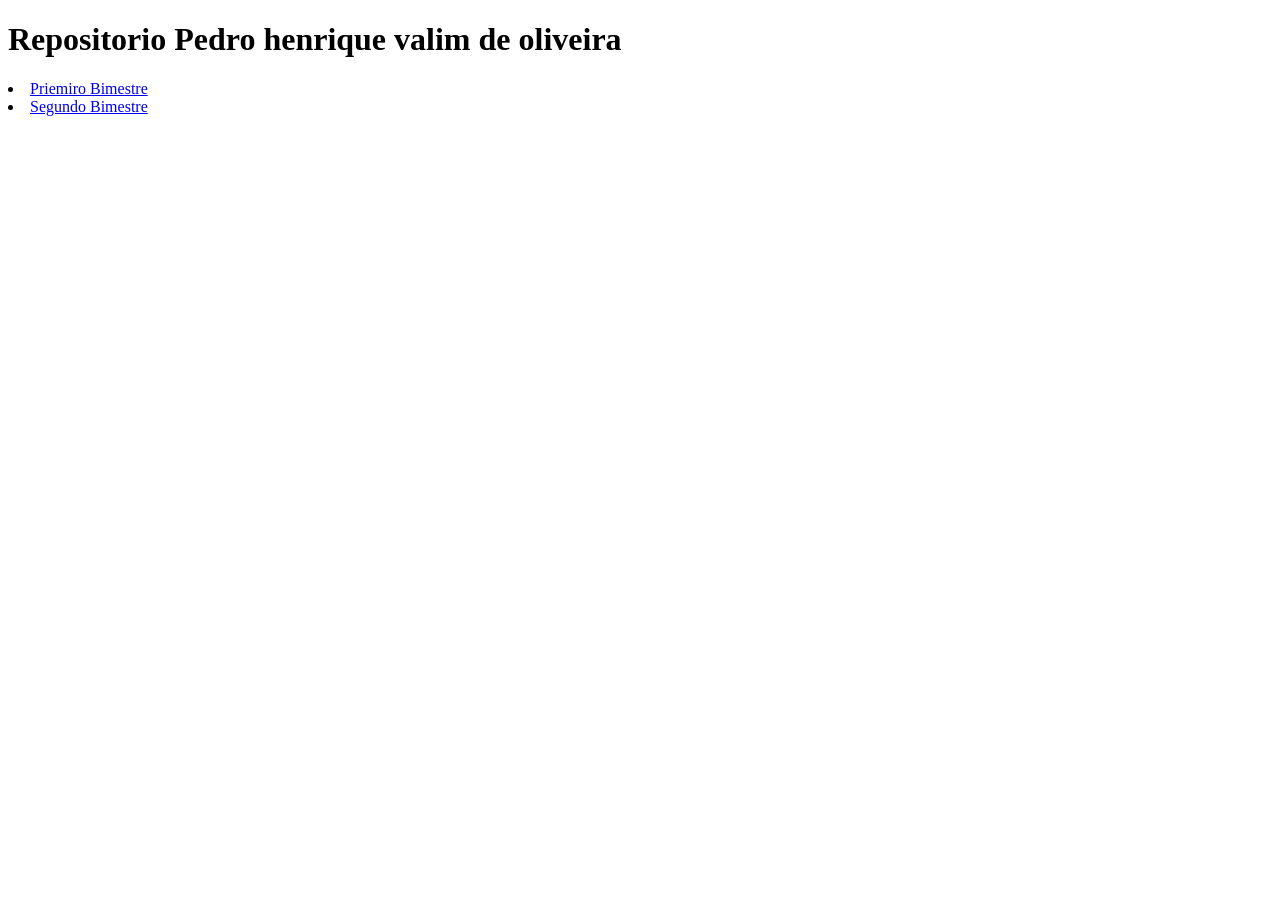
<file: index.html>
<!DOCTYPE html>
<html lang="en">
<head>
    <meta charset="UTF-8">
    <meta name="viewport" content="width=device-width, initial-scale=1.0">
    <title>Repositorio</title>
</head>
<body>
    <h1>Repositorio Pedro henrique valim de oliveira</h1>

    <li><a href="./1b/index.html" target="_blank">Priemiro Bimestre</a></li>
    <li><a href="./2b/index.html" target="_blank">Segundo Bimestre</a></li>
</body>
</html>
</file>
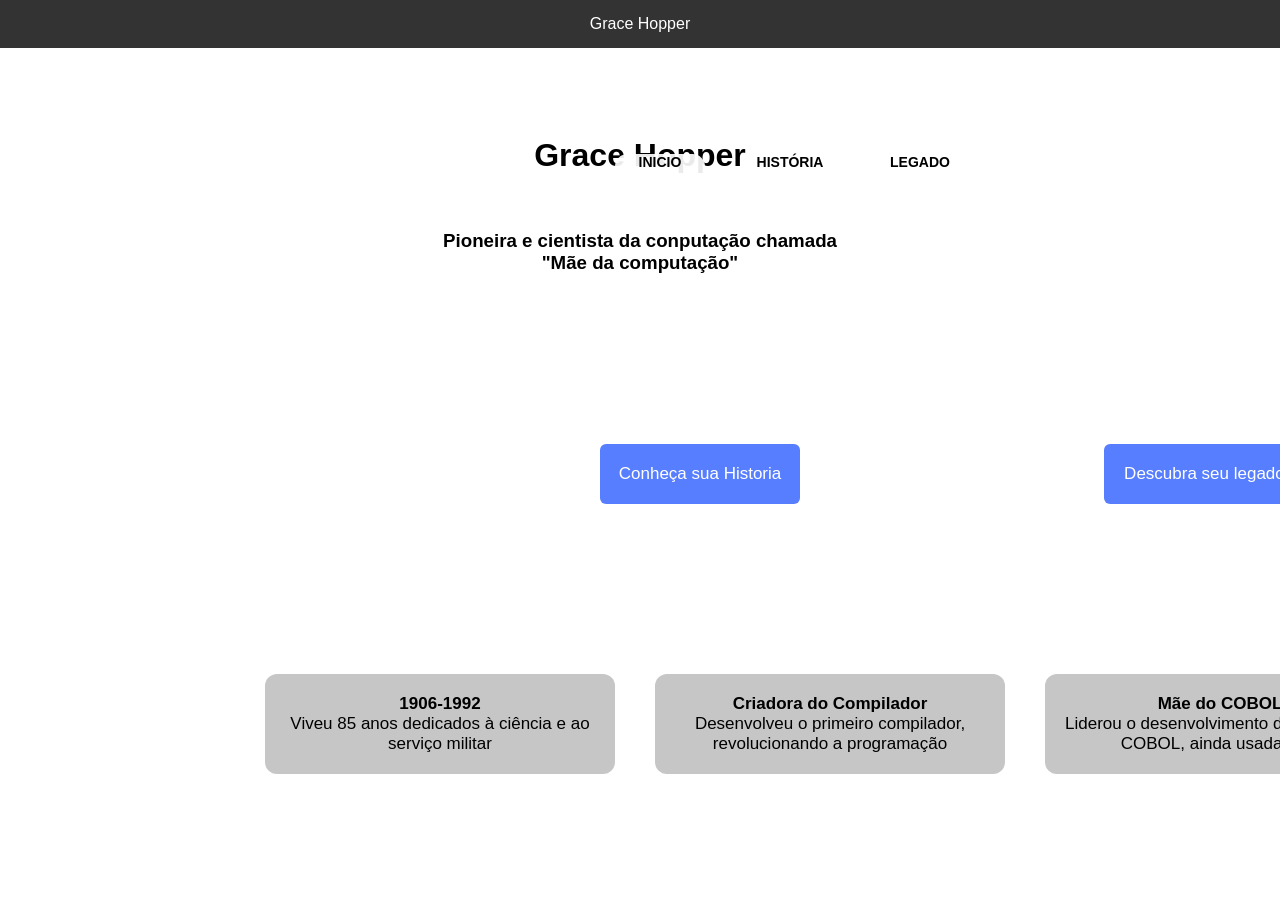
<file: 1b/index.html>
<!DOCTYPE html>
<html lang="pt-br">

<head>
  <meta charset="UTF-8">
  <meta name="viewport" content="width=device-width, initial-scale=1.0">
  <title>Quem foi Grace Hopper</title>
  <link rel="stylesheet" href="./styles/style.css">
</head>

<body>

  <h1>Grace Hopper</h1>
  <h3>Pioneira e cientista da conputação chamada <br>
    "Mãe da computação"</h3>

  <footer>Grace Hopper </footer>
<header>
  <a href="./historia.html"><input class="button1" type="button" value="Conheça sua Historia"></a>

  <a href="./legado.html"><input class="button2" type="button" value="Descubra seu legado"></a>
</header>
  <div class="info-container">
    <section class="info">
      <main>
      <p><b>1906-1992</b> <br>
        Viveu 85 anos dedicados à ciência e ao serviço
        militar</p>
        <ul style="display: none;">
            <li>Item oculto</li>
        </ul>
    </section>

    <section class="info2">
      <p><b>Criadora do Compilador</b> <br>
        Desenvolveu o primeiro compilador, revolucionando a programação</p>
    </section>

    <section class="info3">
      <p><b>Mãe do COBOL</b> <br>
        Liderou o desenvolvimento da linguagem COBOL, ainda usada hoje</p>
    </section>
</main>
    <div class="inicio">
      <a href="./index.html">INICIO</a>
    </div></a>

    <div class="Historia">
      <a href="./historia.html">HISTÓRIA</a>
      
    </div>

    <div class="legado">
     <a href="./legado.html">LEGADO</a>
    </div>

  </div>

</body>

</html>
</file>
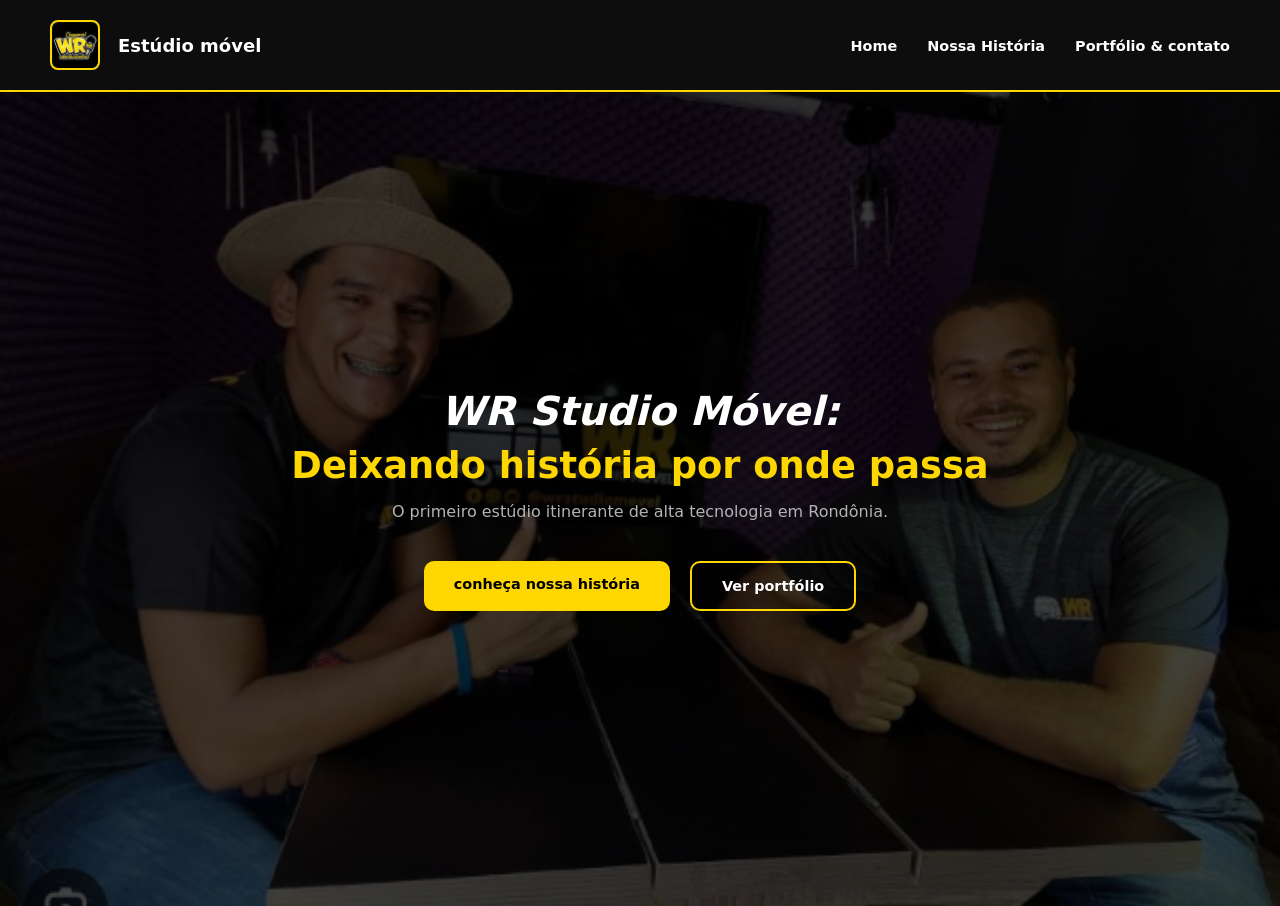
<file: 2b/index.html>
<!DOCTYPE html>
<html lang="pt-BR">
<head>
    <meta charset="UTF-8">
    <meta name="viewport" content="width=device-width, initial-scale=1.0">
    <title>WR Estúdio Móvel</title>
    <link rel="stylesheet" href="./css/style.css">
</head>
<body>

    <!-- Requisito: <header> e <nav> com links -->
    <header class="header-principal" 
>
        <div class="logo">
            <span class="img-logo">
                <img src="./css/img/download.jpg" alt="Logo da empresa Wr estudio movel">
            </span>
           <p>Estúdio móvel</p> 
        </div>
        <nav class="nav-principal">
            <ul>

            
            <li><a href="index.html">Home</a></li></a>
            <li><a href="./pagina2.html">Nossa História</a></li></a>
            <li><a href="./portifolio.html">Portfólio & contato</a></li>


            </ul>
        </nav>
    </header>

    <!-- Requisito: <main> -->
    <main>
        
        <!-- Requisito: <section> para a página principal (Hero Section) -->
        <section id="home" class="hero-section" >
            <div class="hero-conteudo">
                <h1>WR Studio Móvel:</h1>
                <p class="destaque-amarelo">Deixando história por onde passa</p>
                <p class="subtitulo">O primeiro estúdio itinerante de alta tecnologia em Rondônia.</p>
                
                <div class="botoes">

                    <a href="./pagina2.html" class="btn-amarelo">conheça nossa história</a>
                    <a href="./portifolio.html" class="btn-transparente">Ver portfólio</a>


                </div>
            </div>
        </section>

        <!-- Requisito complementar: tags exigidas na imagem anterior (Exemplo oculto ou ajustado para validação) -->
        <section id="historia" style="display:none;">

<a href="./pagina2.html"><h2>Nossa História</h2></a>

            <h2>Nossa História</h2>


            <!-- Requisito cumprido de <table> -->
            <table>
                <tr><td>Item obrigatório do projeto anterior</td></tr>
            </table>
        </section>

        <section id="portfolio" style="display:none;">
            <h2>Contato</h2>
            <!-- Requisito cumprido de <form>, <label>, <input> -->
            <form>
                <label for="input-teste">Nome:</label>
                <input type="text" id="input-teste">
            </form>
        </section>

    </main>

    <!-- Requisito: <footer> -->
    <footer style="display:none;">
        <p>&copy; WR Estúdio Móvel</p>
    </footer>

</body>
</html>
</file>
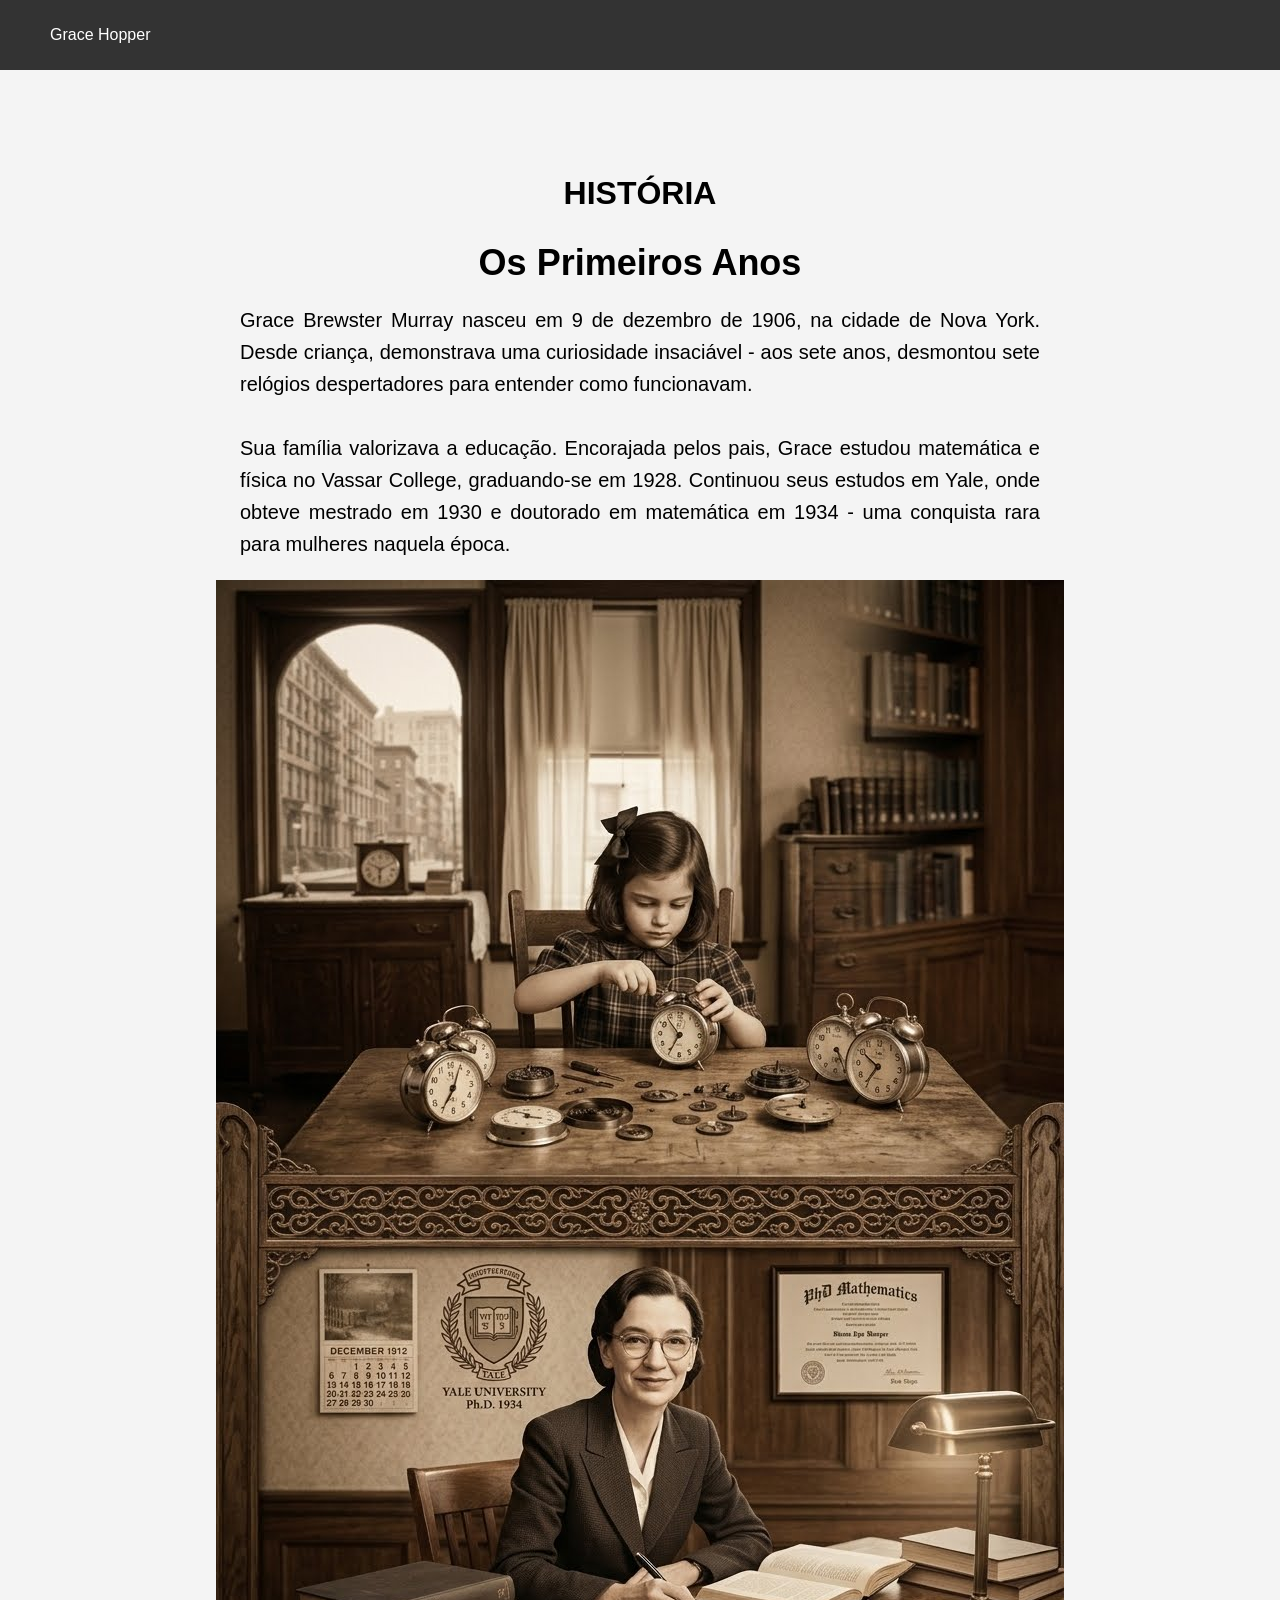
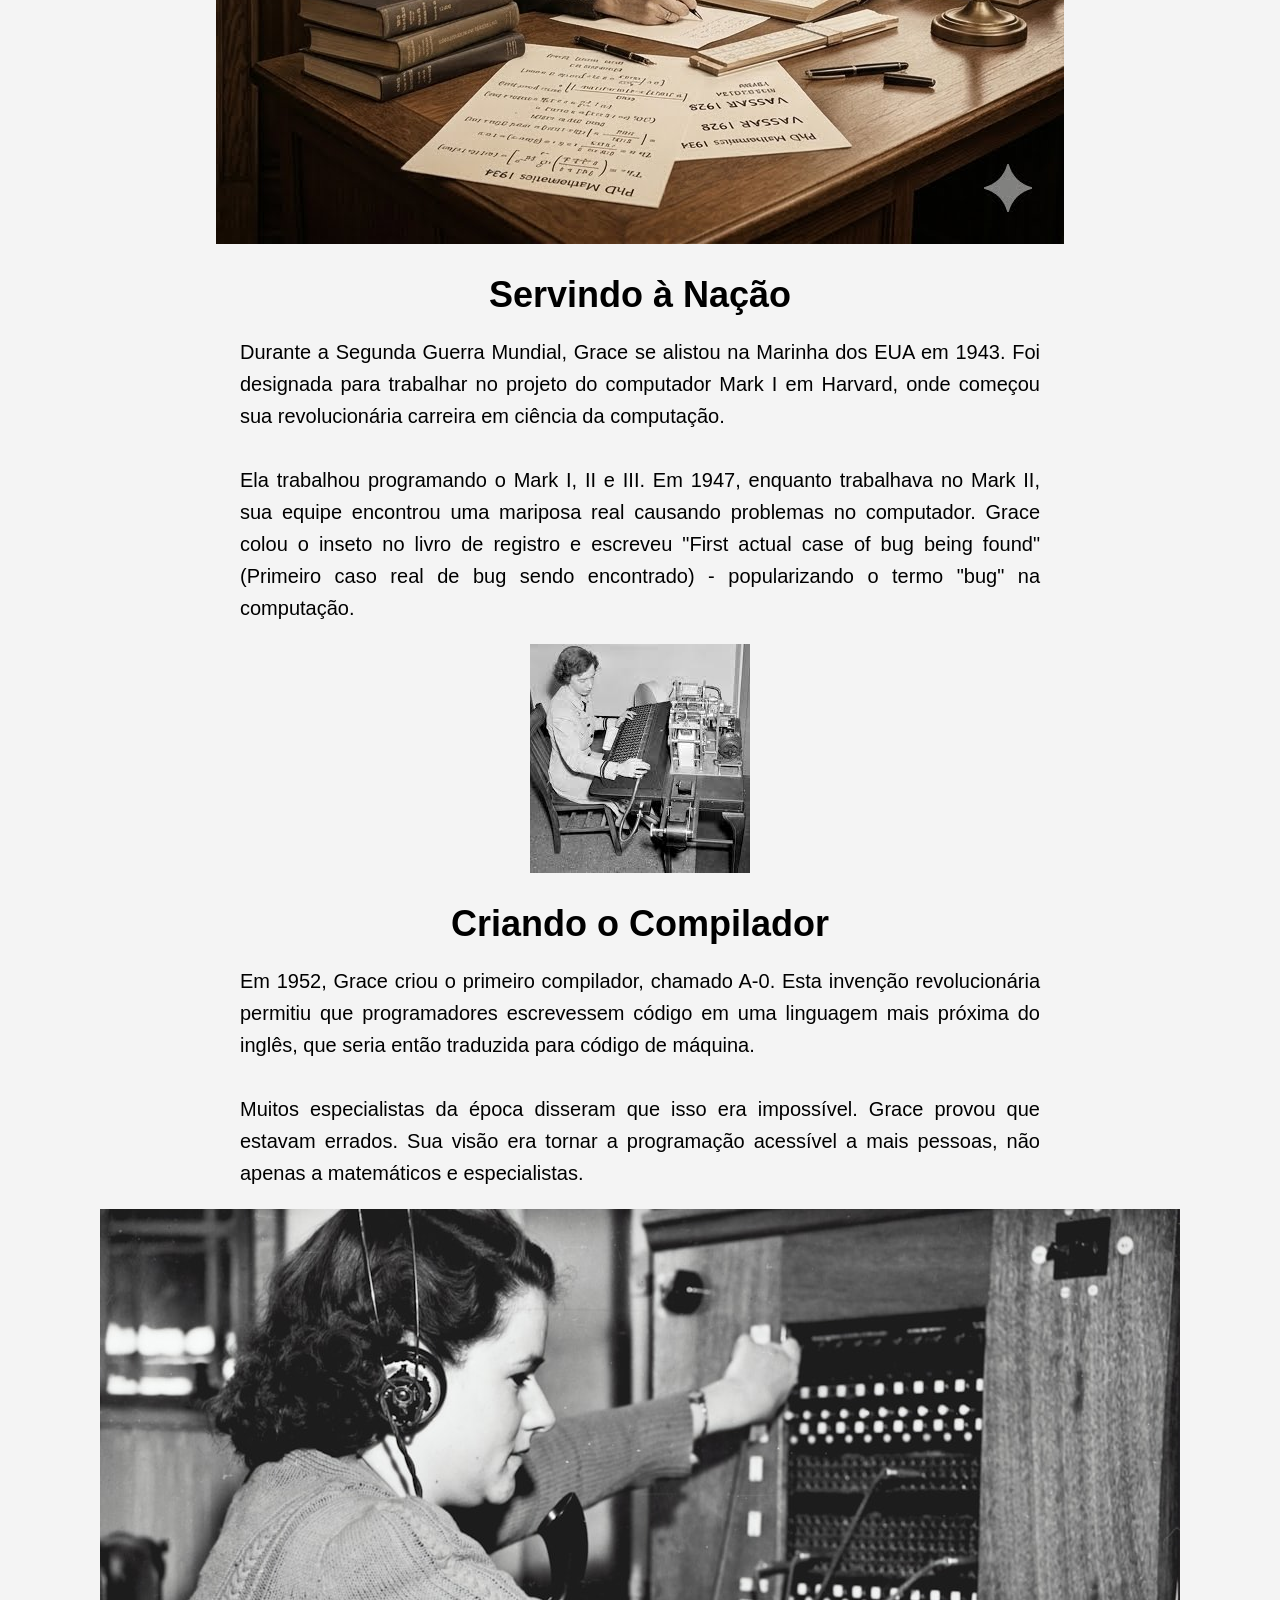
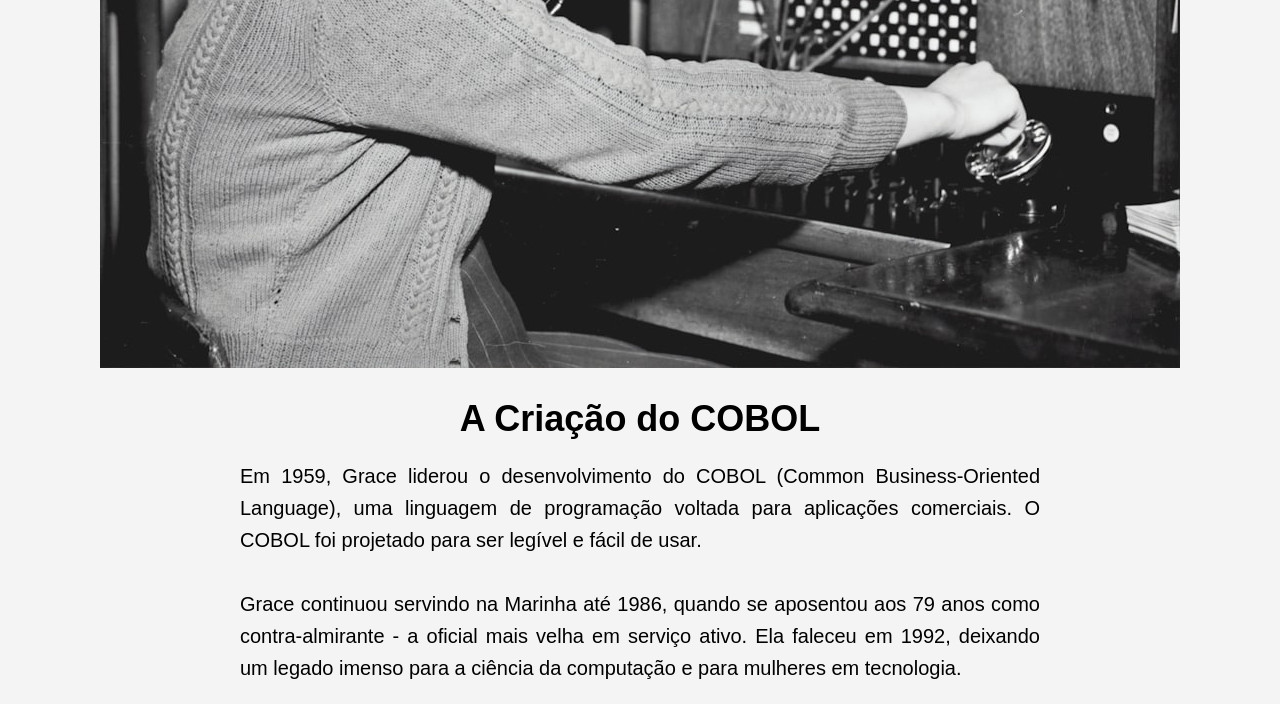
<file: 1b/historia.html>
<!DOCTYPE html>
<html lang="pt-br">

<head>
  <meta charset="UTF-8">
  <meta name="viewport" content="width=device-width, initial-scale=1.0">
  <title>Quem foi Grace Hopper</title>
  <link rel="stylesheet" href="./styles/pgn-inicio.css">
</head>

<body>


  <footer>Grace Hopper </footer>

  
  <div class="info-container">
<header>
    <section class="inicio1">
      <a href="./index.html">INICIO</a>
      <ul style="display: none;">
        <li>Item oculto</li>
      </ul>
    </section></a>

    <section class="Historia1">
      <a href="./historia.html">HISTÓRIA</a>
      
    </section>

    <div class="legado1">
     <a href="./legado.html">LEGADO</a>
    </div>
</header>
  <div class="titulo1"><b><h1>HISTÓRIA</h1></b></div>
</body>

<div class="tl1" ><h2>Os Primeiros Anos</h2></div>
<div class="dev1"><p>Grace Brewster Murray nasceu em 9 de dezembro de 1906, na cidade de Nova York. Desde criança, demonstrava uma curiosidade insaciável - aos sete anos, desmontou sete relógios despertadores para entender como funcionavam.
<br><br>
Sua família valorizava a educação. Encorajada pelos pais, Grace estudou matemática e física no Vassar College, graduando-se em 1928. Continuou seus estudos em Yale, onde obteve mestrado em 1930 e doutorado em matemática em 1934 - uma conquista rara para mulheres naquela época.</p></div>

<div class="img1"><img src="./img/download.jpg"></div>

<main>
<div class="tl2" ><h2>Servindo à Nação</h2></div>

<div class="dev2"><p>Durante a Segunda Guerra Mundial, Grace se alistou na Marinha dos EUA em 1943. Foi designada para trabalhar no projeto do computador Mark I em Harvard, onde começou sua revolucionária carreira em ciência da computação.
<br><br>
Ela trabalhou programando o Mark I, II e III. Em 1947, enquanto trabalhava no Mark II, sua equipe encontrou uma mariposa real causando problemas no computador. Grace colou o inseto no livro de registro e escreveu "First actual case of bug being found" (Primeiro caso real de bug sendo encontrado) - popularizando o termo "bug" na computação.</p></div>

<div class="img2"><img src="./img/images.jfif" alt=""></div>

<div class="tl3" ><h2>Criando o Compilador</h2></div>

<div class="dev3"><p>Em 1952, Grace criou o primeiro compilador, chamado A-0. Esta invenção revolucionária permitiu que programadores escrevessem código em uma linguagem mais próxima do inglês, que seria então traduzida para código de máquina.
<br><br>
Muitos especialistas da época disseram que isso era impossível. Grace provou que estavam errados. Sua visão era tornar a programação acessível a mais pessoas, não apenas a matemáticos e especialistas.
</p></div>

<div class="img3"><img src="./img/photo-1578402027014-8adededc0fac.jfif" alt=""></div>

<div class="tl4" ><h2>A Criação do COBOL</h2></div>

<div class="dev4"><p>Em 1959, Grace liderou o desenvolvimento do COBOL (Common Business-Oriented Language), uma linguagem de programação voltada para aplicações comerciais. O COBOL foi projetado para ser legível e fácil de usar.
<br><br>
Grace continuou servindo na Marinha até 1986, quando se aposentou aos 79 anos como contra-almirante - a oficial mais velha em serviço ativo. Ela faleceu em 1992, deixando um legado imenso para a ciência da computação e para mulheres em tecnologia.
</p></div>
</main>

</html>
</file>
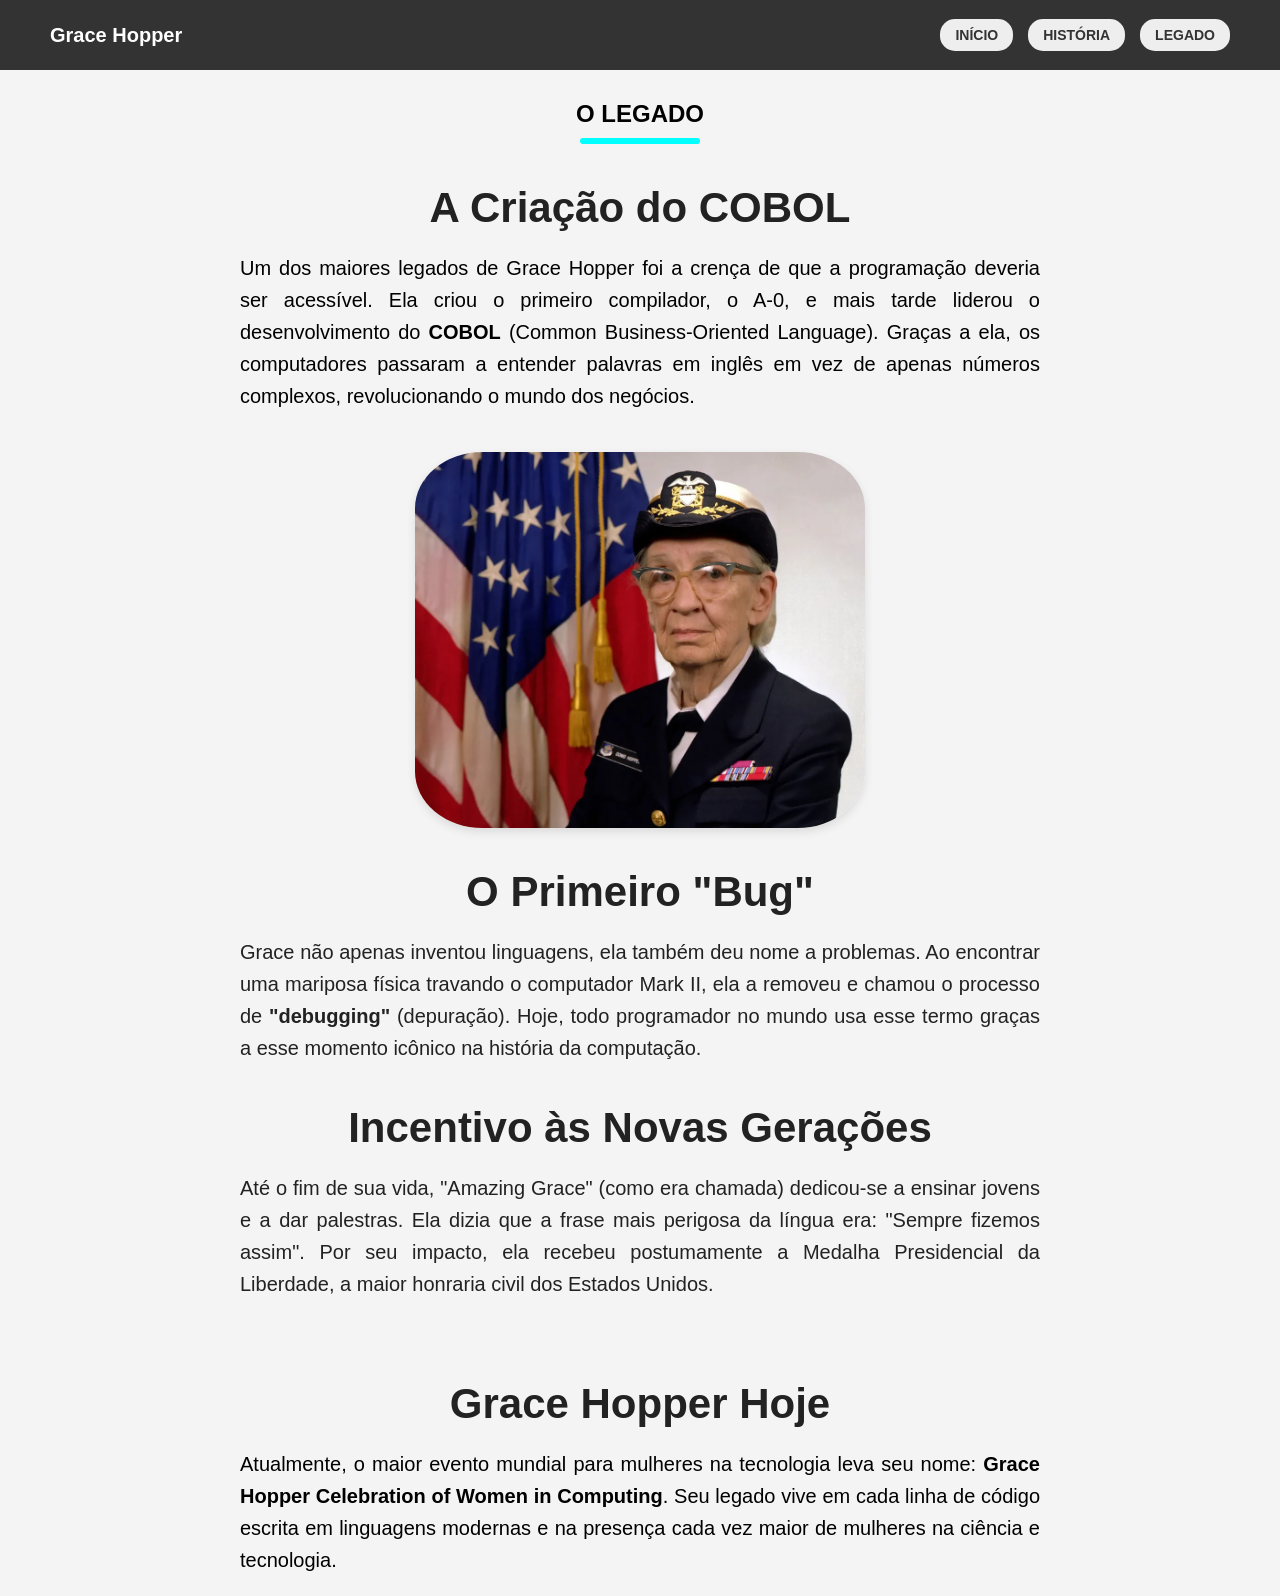
<file: 1b/legado.html>
<!DOCTYPE html>
<html lang="pt-br">
<head>
    <meta charset="UTF-8">
    <meta name="viewport" content="width=device-width, initial-scale=1.0">
    <title>O Legado de Grace Hopper</title>
    <link rel="stylesheet" href="./styles/legado.css">
</head>
<body>
<header>
    <footer>
        <div class="logo-text">Grace Hopper</div>
        <div class="nav-links">
            <a href="./index.html" class="inicio1">INÍCIO</a>
            <a href="./historia.html" class="Historia1">HISTÓRIA</a>
            <a href="./legado.html" class="legado1">LEGADO</a>
        </div>
    </footer>
</header>
    <section class="titulo1">
        <h1>O LEGADO</h1>
        <div class="borda"></div>
    </section>

    <div class="tl1"><h2>A Criação do COBOL</h2></div>
    
    <main>
    <div class="dev1">
        <p>Um dos maiores legados de Grace Hopper foi a crença de que a programação deveria ser acessível. Ela criou o primeiro compilador, o A-0, e mais tarde liderou o desenvolvimento do <b>COBOL</b> (Common Business-Oriented Language). Graças a ela, os computadores passaram a entender palavras em inglês em vez de apenas números complexos, revolucionando o mundo dos negócios.</p>
        <ul style="display: none;">
            <li>Item oculto</li>
        </ul>
    </div>

    <div class="img-container">
        <img src="./img/commodore-grace-m.-hopper-usn-covered-.webp" alt="Grace Hopper trabalhando" class="img1">
    </div>

    <section class="tl2"><h2>O Primeiro "Bug"</h2></div>
    <div class="dev2">
        <p>Grace não apenas inventou linguagens, ela também deu nome a problemas. Ao encontrar uma mariposa física travando o computador Mark II, ela a removeu e chamou o processo de <b>"debugging"</b> (depuração). Hoje, todo programador no mundo usa esse termo graças a esse momento icônico na história da computação.</p>
    </section>

    <section class="tl3"><h2>Incentivo às Novas Gerações</h2></div>
    <div class="dev3">
        <p>Até o fim de sua vida, "Amazing Grace" (como era chamada) dedicou-se a ensinar jovens e a dar palestras. Ela dizia que a frase mais perigosa da língua era: "Sempre fizemos assim". Por seu impacto, ela recebeu postumamente a Medalha Presidencial da Liberdade, a maior honraria civil dos Estados Unidos.</p>
    </section>

    <div class="img-container">
        
    </div>

    <div class="tl4"><h2>Grace Hopper Hoje</h2></div>
    <div class="dev4">
        <p>Atualmente, o maior evento mundial para mulheres na tecnologia leva seu nome: <b>Grace Hopper Celebration of Women in Computing</b>. Seu legado vive em cada linha de código escrita em linguagens modernas e na presença cada vez maior de mulheres na ciência e tecnologia.</p>
    </div>
</main>
</body>
</html>
</file>
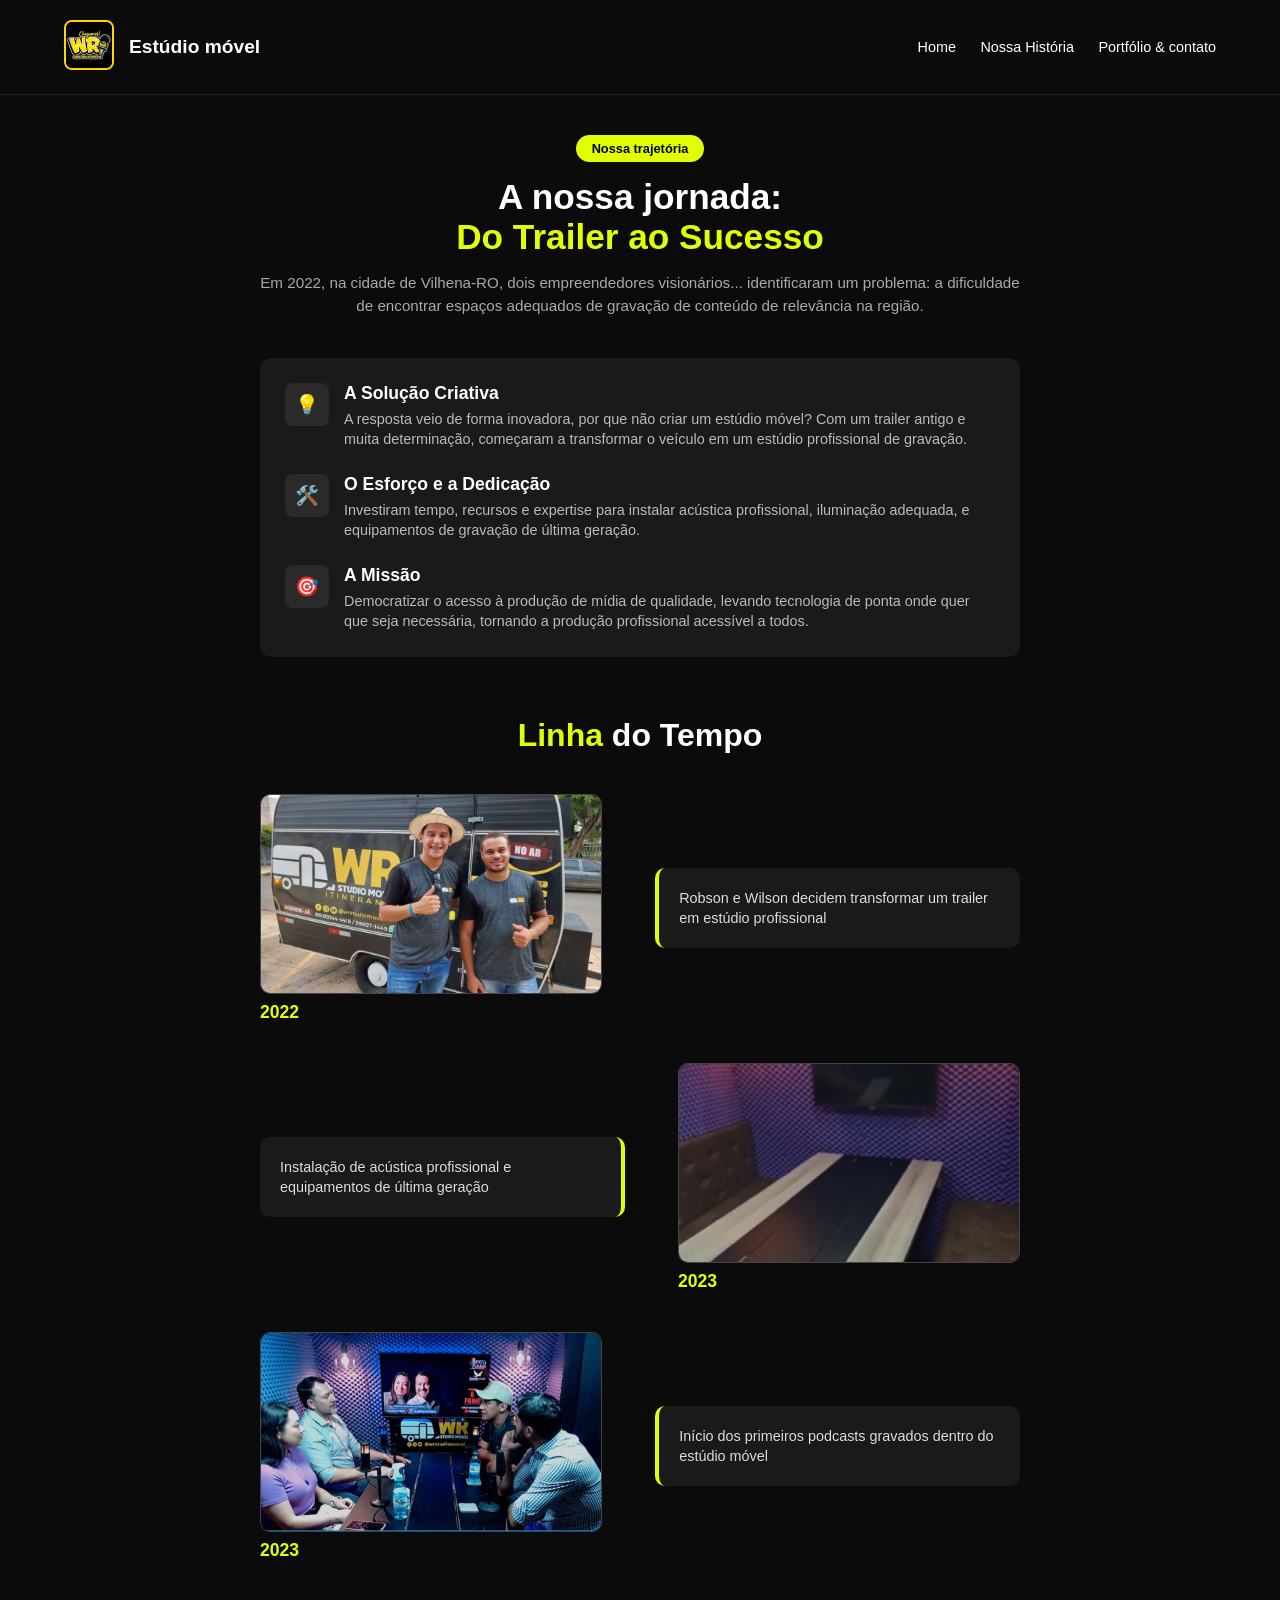
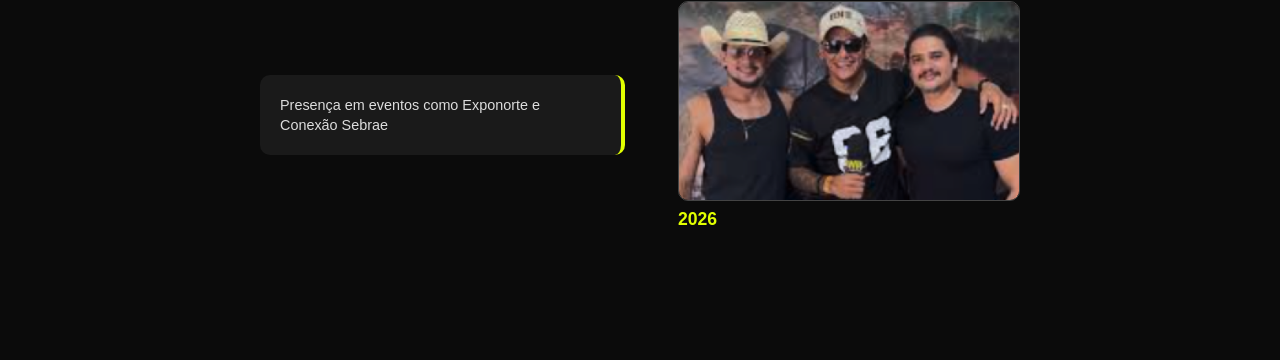
<file: 2b/pagina2.html>
<!DOCTYPE html>
<html lang="pt-BR">
<head>
    <meta charset="UTF-8">
    <meta name="viewport" content="width=device-width, initial-scale=1.0">
    <title>WR Estúdio Móvel</title>
    <!-- Link para o arquivo CSS externo -->
    <link rel="stylesheet" href="./css/style2.css">
</head>
<body>

    <!-- CABEÇALHO / MENU DE NAVEGAÇÃO -->
    <header class="header">
        <div class="logo">
            <span class="logo-yellow"><img src="./css/img/download.jpg" alt=""></span> 
            <div class="title">Estúdio móvel</div>
        </div>
        <nav class="nav">
            <a href="./index.html">Home</a>
            <a href="./pagina2.html">Nossa História</a>
            <a href="./portifolio.html">Portfólio & contato</a>
        </nav>
    </header>

    <!-- CONTEÚDO PRINCIPAL -->
    <main class="container">
        
        <!-- INTRODUÇÃO -->
        <section class="intro">
            <span class="badge">Nossa trajetória</span>
            <h1>A nossa jornada:<br><span class="highlight">Do Trailer ao Sucesso</span></h1>
            <p class="description">
                Em 2022, na cidade de Vilhena-RO, dois empreendedores visionários... identificaram um problema: a dificuldade de encontrar espaços adequados de gravação de conteúdo de relevância na região.
            </p>
        </section>

        <!-- CAIXA DE INFORMAÇÕES DESTAQUE -->
        <section class="info-card">
            <div class="info-item">
                <div class="icon">💡</div>
                <div>
                    <h3>A Solução Criativa</h3>
                    <p>A resposta veio de forma inovadora, por que não criar um estúdio móvel? Com um trailer antigo e muita determinação, começaram a transformar o veículo em um estúdio profissional de gravação.</p>
                </div>
            </div>
            
            <div class="info-item">
                <div class="icon">🛠️</div>
                <div>
                    <h3>O Esforço e a Dedicação</h3>
                    <p>Investiram tempo, recursos e expertise para instalar acústica profissional, iluminação adequada, e equipamentos de gravação de última geração.</p>
                </div>
            </div>

            <div class="info-item">
                <div class="icon">🎯</div>
                <div>
                    <h3>A Missão</h3>
                    <p>Democratizar o acesso à produção de mídia de qualidade, levando tecnologia de ponta onde quer que seja necessária, tornando a produção profissional acessível a todos.</p>
                </div>
            </div>
        </section>

        <!-- SEÇÃO LINHA DO TEMPO -->
        <section class="timeline">
            <h2><span class="highlight">Linha</span> do Tempo</h2>

            <!-- Item 2022 -->
            <div class="timeline-row">
                <div class="timeline-media">
                    <div class="image-placeholder"><img src="./css/img/wilson e robinho.PNG" alt=""></div>
                    <span class="year">2022</span>
                </div>
                <div class="timeline-text">
                    Robson e Wilson decidem transformar um trailer em estúdio profissional
                </div>
            </div>

            <!-- Item 2023 (Invertido) -->
            <div class="timeline-row reverse">
                <div class="timeline-media">
                    <div class="image-placeholder"><img src="./css/img/Capturar.PNG" alt=""></div>
                    <span class="year">2023</span>
                </div>
                <div class="timeline-text">
                    Instalação de acústica profissional e equipamentos de última geração
                </div>
            </div>

            <!-- Item 2023 - 2 -->
            <div class="timeline-row">
                <div class="timeline-media">
                    <div class="image-placeholder"><img src="./css/img/primeiro podcast.PNG" alt=""></div>
                    <span class="year">2023</span>
                </div>
                <div class="timeline-text">
                    Início dos primeiros podcasts gravados dentro do estúdio móvel
                </div>
            </div>

            <!-- Item 2026 (Invertido) -->
            <div class="timeline-row reverse">
                <div class="timeline-media">
                    <div class="image-placeholder"><img src="./css/img/eventos.PNG" alt=""></div>
                    <span class="year">2026</span>
                </div>
                <div class="timeline-text">
                    Presença em eventos como Exponorte e Conexão Sebrae
                </div>
            </div>

        </section>
    </main>

</body>
</html>
</file>
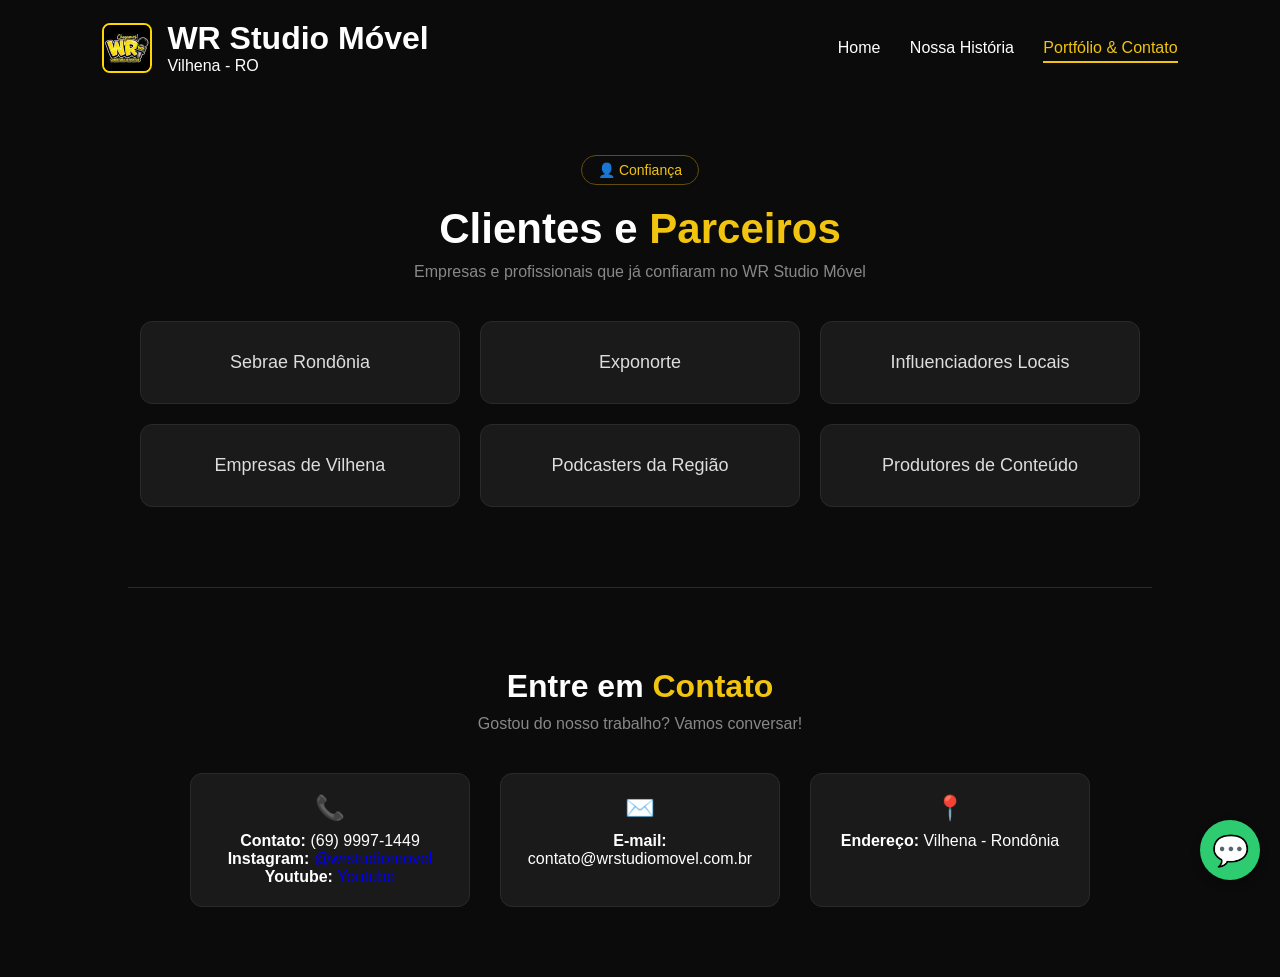
<file: 2b/portifolio.html>
<!DOCTYPE html>
<html lang="pt-BR">
<head>
    <meta charset="UTF-8">
    <meta name="viewport" content="width=device-width, initial-scale=1.0">
    <title>WR Studio Móvel</title>
    <link rel="stylesheet" href="./css/style3.css">
</head>
<body>

    <header class="header">
        <div class="logo">
            <img src="./css/img/download.jpg" alt="Logo WR Studio Móvel">
            <div>
                <h1>WR Studio Móvel</h1>
                <p>Vilhena - RO</p>
            </div>
        </div>
        <nav class="nav-menu">
            <a href="./index.html">Home</a>
            <a href="./pagina2.html">Nossa História</a>
            <a href="./portifolio.html" class="active">Portfólio & Contato</a>
        </nav>
    </header>

    <main class="main-container">
        
        <div class="badge-confianca">
            <span>👤 Confiança</span>
        </div>

        <h2 class="titulo-principal">Clientes e <span class="destaque-amarelo">Parceiros</span></h2>
        <p class="subtitulo">Empresas e profissionais que já confiaram no WR Studio Móvel</p>

        <div class="cards-grid">
            <div class="card">Sebrae Rondônia</div>
            <div class="card">Exponorte</div>
            <div class="card">Influenciadores Locais</div>
            <div class="card">Empresas de Vilhena</div>
            <div class="card">Podcasters da Região</div>
            <div class="card">Produtores de Conteúdo</div>
        </div>

    </main>

    <hr class="divisor">

    <section class="contato-container">
        <h2 class="titulo-contato">Entre em <span class="destaque-amarelo">Contato</span></h2>
        <p class="subtitulo">Gostou do nosso trabalho? Vamos conversar!</p>
        
        <div class="contato-info">
            <div class="contato-item">
                <span class="icone-contato">📞</span>
                <p><strong>Contato:</strong> (69) 9997-1449
                <br>
                <strong>Instagram:</strong>  <a style="text-decoration: none;" href="https://www.instagram.com/wrstudiomovel" target="_blank">@wrstudiomovel</a></p>
                
                <p><strong>Youtube:</strong> <a style="text-decoration: none;" href="https://www.youtube.com/@wrstudiomovel" target="_blank">Youtube</a></p>
            
            </div>
            <div class="contato-item">
                <span class="icone-contato">✉️</span>
                <p><strong>E-mail:</strong> contato@wrstudiomovel.com.br</p>
            </div>
            <div class="contato-item">
                <span class="icone-contato">📍</span>
                <p><strong>Endereço:</strong> Vilhena - Rondônia</p>
            </div>
        </div>
    </section>

    <a href="https://api.whatsapp.com/send/?phone=556999971449&text&type=phone_number&app_absent=0" target="_blank" class="btn-whatsapp">💬</a>

</body>
</html>
</file>
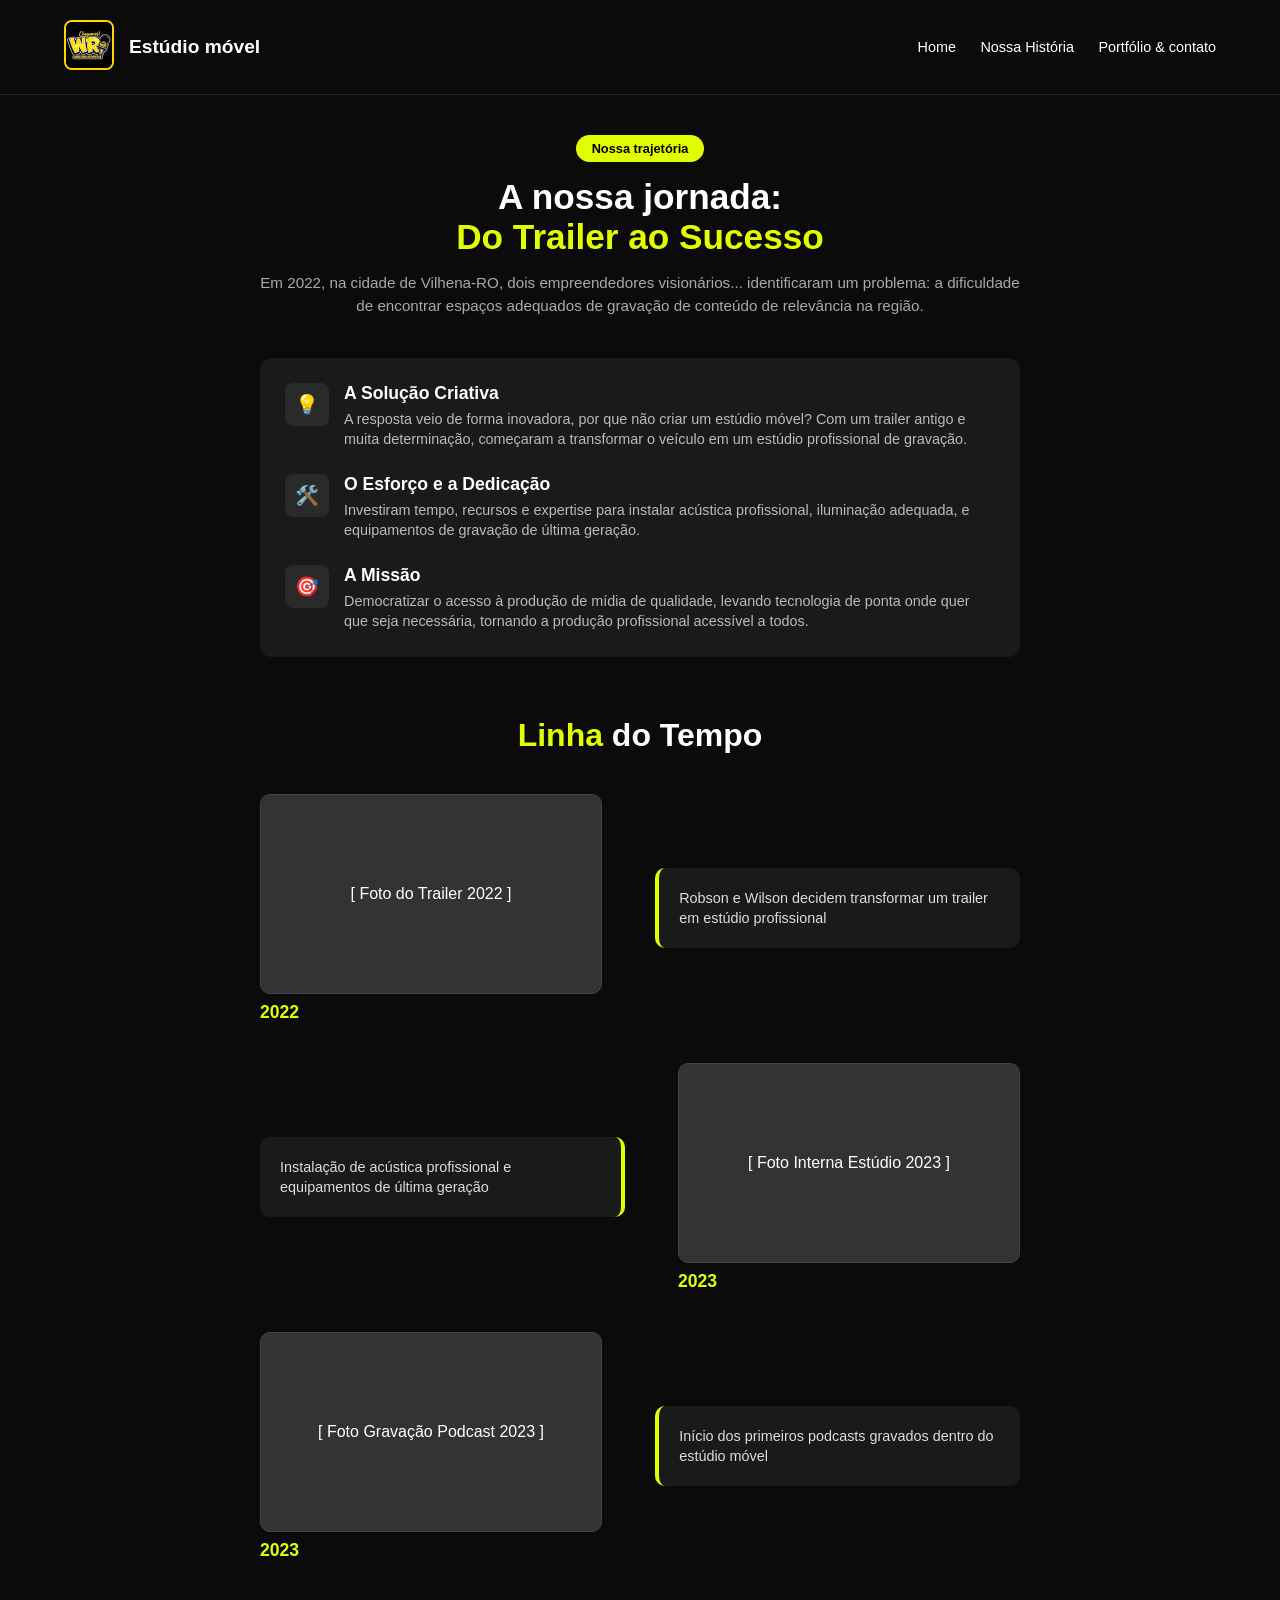
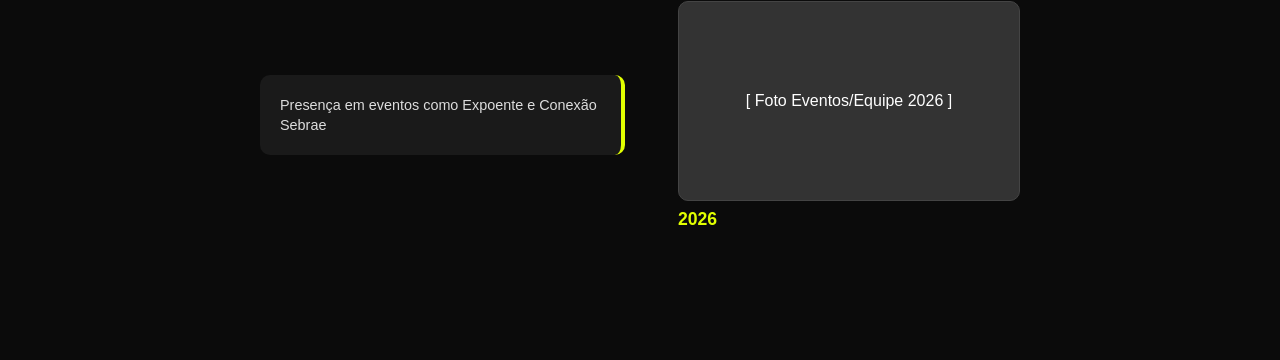
<file: 2b/css/pagina2.html>
<!DOCTYPE html>
<html lang="pt-BR">
<head>
    <meta charset="UTF-8">
    <meta name="viewport" content="width=device-width, initial-scale=1.0">
    <title>WR Estúdio Móvel</title>
    <!-- Link para o arquivo CSS externo -->
    <link rel="stylesheet" href="style2.css">
</head>
<body>

    <!-- CABEÇALHO / MENU DE NAVEGAÇÃO -->
    <header class="header">
        <div class="logo">
            <span class="logo-yellow"><img src="./img/download.jpg" alt=""></span> 
            <div class="title">Estúdio móvel</div>
        </div>
        <nav class="nav">
            <a href="#">Home</a>
            <a href="#">Nossa História</a>
            <a href="#">Portfólio & contato</a>
        </nav>
    </header>

    <!-- CONTEÚDO PRINCIPAL -->
    <main class="container">
        
        <!-- INTRODUÇÃO -->
        <section class="intro">
            <span class="badge">Nossa trajetória</span>
            <h1>A nossa jornada:<br><span class="highlight">Do Trailer ao Sucesso</span></h1>
            <p class="description">
                Em 2022, na cidade de Vilhena-RO, dois empreendedores visionários... identificaram um problema: a dificuldade de encontrar espaços adequados de gravação de conteúdo de relevância na região.
            </p>
        </section>

        <!-- CAIXA DE INFORMAÇÕES DESTAQUE -->
        <section class="info-card">
            <div class="info-item">
                <div class="icon">💡</div>
                <div>
                    <h3>A Solução Criativa</h3>
                    <p>A resposta veio de forma inovadora, por que não criar um estúdio móvel? Com um trailer antigo e muita determinação, começaram a transformar o veículo em um estúdio profissional de gravação.</p>
                </div>
            </div>
            
            <div class="info-item">
                <div class="icon">🛠️</div>
                <div>
                    <h3>O Esforço e a Dedicação</h3>
                    <p>Investiram tempo, recursos e expertise para instalar acústica profissional, iluminação adequada, e equipamentos de gravação de última geração.</p>
                </div>
            </div>

            <div class="info-item">
                <div class="icon">🎯</div>
                <div>
                    <h3>A Missão</h3>
                    <p>Democratizar o acesso à produção de mídia de qualidade, levando tecnologia de ponta onde quer que seja necessária, tornando a produção profissional acessível a todos.</p>
                </div>
            </div>
        </section>

        <!-- SEÇÃO LINHA DO TEMPO -->
        <section class="timeline">
            <h2><span class="highlight">Linha</span> do Tempo</h2>

            <!-- Item 2022 -->
            <div class="timeline-row">
                <div class="timeline-media">
                    <div class="image-placeholder">[ Foto do Trailer 2022 ]</div>
                    <span class="year">2022</span>
                </div>
                <div class="timeline-text">
                    Robson e Wilson decidem transformar um trailer em estúdio profissional
                </div>
            </div>

            <!-- Item 2023 (Invertido) -->
            <div class="timeline-row reverse">
                <div class="timeline-media">
                    <div class="image-placeholder">[ Foto Interna Estúdio 2023 ]</div>
                    <span class="year">2023</span>
                </div>
                <div class="timeline-text">
                    Instalação de acústica profissional e equipamentos de última geração
                </div>
            </div>

            <!-- Item 2023 - 2 -->
            <div class="timeline-row">
                <div class="timeline-media">
                    <div class="image-placeholder">[ Foto Gravação Podcast 2023 ]</div>
                    <span class="year">2023</span>
                </div>
                <div class="timeline-text">
                    Início dos primeiros podcasts gravados dentro do estúdio móvel
                </div>
            </div>

            <!-- Item 2026 (Invertido) -->
            <div class="timeline-row reverse">
                <div class="timeline-media">
                    <div class="image-placeholder">[ Foto Eventos/Equipe 2026 ]</div>
                    <span class="year">2026</span>
                </div>
                <div class="timeline-text">
                    Presença em eventos como Expoente e Conexão Sebrae
                </div>
            </div>

        </section>
    </main>

</body>
</html>
</file>
<file: 1b/styles/style.css>
* {
    margin: 0;
    padding: 0;
    box-sizing: border-box;
}

body {
    overflow-x: hidden; 
    font-family: sans-serif;
    padding-top: 80px; 
}

img {
    border-radius: 15%;
    display: block;
    margin: 0 auto; /
}

h1 {
    display: flex;
    justify-content: center;
    align-items: center;
    height: 150px;
}

h3 {
    display: flex;
    justify-content: center;
    align-items: center;
    text-align: center;
    margin-bottom: 20px;
}


footer {
    background-color: #333;
    color: white;
    position: fixed;
    top: 0;
    left: 0;
    width: 100%; 
    display: flex;
    justify-content: center; 
    gap: 20px; 
    align-items: center; 
    padding: 15px;
}


.inicio, .Historia, .legado {
    background-color: rgba(255, 255, 255, 0.918);
    color: #333;
    display: flex;
    text-align: center;
    width: 90px;
    height: 25px;
    border-radius: 15px;
    font-size: 14px;
    font-weight: bold;
    cursor: pointer;
    transition: 0.3s; 
    left: 150px;
    top: -410px;
    position: relative;
    justify-items: center;
    justify-content: center;
    text-decoration: none;

}

    .inicio a, .Historia a, .legado a{
        text-decoration: none;
        color: black;
    }

.inicio:hover, .Historia:hover, .legado:hover {
    background-color: rgba(122, 122, 119, 0.692);
}


.button-area {
    display: flex;
    justify-content: center; 
    gap: 20px;
    margin-top: 20px;
}

.button1{
    border-radius: 6px;
    border: 0px;
    height: 60px;
    width: 200px;
    font-size: 17px;
    color: white;
    background-color: #013cffa8;
    cursor: pointer;
    transition: 0.3s;
    position: relative;
    left: 600px;
    top: 150px;
}
.button2{
   border-radius: 6px;
    border: 0px;
    height: 60px;
    width: 200px;
    font-size: 17px;
    color: white;
    background-color: #013cffa8;
    cursor: pointer;
    transition: 0.3s;
    position: relative;
    left: 900px; 
    top: 150px;
}


.button1:hover, .button2:hover {
    background-color: rgba(112, 112, 111, 0.664); 
    color: #292828; 
}


.info-container {
    display: flex;
    gap: 40px; 
    justify-content: center;
    flex-wrap: wrap; 
    margin-top: 50px;
    padding: 20px;
}

.info, .info2, .info3 {
    border-radius: 12px;
    background-color: rgba(169, 169, 169, 0.664);
    height: 100px;
    width: 350px;
    font-size: 17px;
    display: flex;
    justify-content: center;
    align-items: center;
    text-align: center;
    left: 190px;
    top: 250px;
    position: relative;
}
</file>
<file: 2b/css/style.css>
/* Configurações Globais Simples */
* {
    margin: 0;
    padding: 0;
    box-sizing: border-box;
    font-family: system-ui, -apple-system, BlinkMacSystemFont, 'Segoe UI', Roboto, Oxygen, Ubuntu, Cantarell, 'Open Sans', 'Helvetica Neue', sans-serif;

}

body {
    background-color: #000;
    color: #fff;
}

/* Estilização do Menu (Header) */
.header-principal {
    display: flex;
    justify-content: space-between;
    align-items: center;
    padding: 20px 50px;
    background-color: #0d0d0d;
    border-bottom: 2px solid #ffd700;
}

.logo {
    display: flex;
    justify-content: center;
    align-items: center;
    flex-direction: row;
    gap: 2vh;
    font-size: 2vh;
    font-weight: 600;
}
.logo img {
    border-radius: 8px;
    height: 5vh;
}

.img-logo{
    width: 50px;
    height: 50px;
    display: flex;
    border: 2px solid #ffd700;
    border-radius: 8px;
    justify-content: center;
    align-items: center;
    flex-direction: row;
    gap: 2vh;
}

.logo strong {
    color: #ffd700;
    border: 2px solid #ffd700;
    padding: 2px 5px;
    margin-right: 5px;
}

.nav-principal ul {
    display: flex;
    list-style: none;
    gap: 30px;
}

.nav-principal a {
    color: #fff;
    text-decoration: none;
    font-size: 0.9rem;
    font-weight: bold;
}

.nav-principal a:hover {
    color: #ffd700;
}

/* Seção Principal (Hero com Imagem de Fundo Escurecida) */
.hero-section {
    position: relative;
    height: calc(98vh - 68px);
    display: flex;
    align-items: center;
    justify-content: center;
    text-align: center;
    /* Substitua pelo caminho real da sua foto de fundo */
    background: linear-gradient(rgba(0, 0, 0, 0.75), rgba(0, 0, 0, 0.75)), url('./img/Captura\ de\ tela\ 2026-05-08\ 111542.png') no-repeat center center/cover;
    padding: 0 20px;
}

.hero-conteudo h1 {
    font-size: 2.5rem;
    font-style: italic;
    font-weight: 800;
    margin-bottom: 10px;
}

.destaque-amarelo {
    font-size: 2.3rem;
    color: #ffd700;
    font-weight: bold;
    margin-bottom: 15px;
}

.subtitulo {
    font-size: 1rem;
    color: #b3b3b3;
    margin-bottom: 40px;
}

/* Botões do Centro */
.botoes {
    display: flex;
    justify-content: center;
    gap: 20px;
}

.btn-amarelo,
.btn-transparente {
    display: inline-block;
    padding: 15px 30px;
    border-radius: 10px;
    text-decoration: none;
    font-weight: bold;
    font-size: 0.9rem;
    transition: transform 0.2s;
}

.btn-amarelo {
    background-color: #ffd700;
    color: #000;
}

.btn-transparente {
    background-color: transparent;
    color: #fff;
    border: 2px solid #ffd700;
}

.btn-amarelo:hover,
.btn-transparente:hover {
    transform: scale(1.05);
}
</file>
<file: 1b/styles/pgn-inicio.css>
* {
    margin: 0;
    padding: 0;
    box-sizing: border-box;
}

body {
    font-family: sans-serif;
    background-color: #f4f4f4;
    padding-top: 100px; 
    overflow-x: hidden; 
}


footer {
    background-color: #333;
    color: white;
    position: fixed;
    top: 0;
    left: 0;
    width: 100%;
    height: 70px;
    display: flex;
    justify-content: space-between;
    align-items: center;
    padding: 0 50px;
}

.logo-text {
    font-size: 20px;
    font-weight: bold;
}

.nav-links {
    display: flex;
    gap: 15px;
}


.inicio1{
   background-color: rgba(255, 255, 255, 0.918);
    color: #333;
    display: flex;
    text-align: center;
    width: 90px;
    height: 25px;
    border-radius: 15px;
    font-size: 14px;
    font-weight: bold;
    cursor: pointer;
    transition: 0.3s; 
    position: relative;
    justify-items: center;
    justify-content: center;
    text-decoration: none;
    left: 1430px;
    top: -83px;
}
.Historia1{
background-color: rgba(255, 255, 255, 0.918);
    color: #333;
    display: flex;
    text-align: center;
    width: 90px;
    height: 25px;
    border-radius: 15px;
    font-size: 14px;
    font-weight: bold;
    cursor: pointer;
    transition: 0.3s; 
    position: relative;
    justify-items: center;
    justify-content: center;
    text-decoration: none;
    left: 1700px;
    top: -110px;
}
.legado1{
background-color: rgba(255, 255, 255, 0.918);
    color: #333;
    display: flex;
    text-align: center;
    width: 90px;
    height: 25px;
    border-radius: 15px;
    font-size: 14px;
    font-weight: bold;
    cursor: pointer;
    transition: 0.3s; 
    position: relative;
    justify-items: center;
    justify-content: center;
    text-decoration: none;
    left: 1570px;
    top: -134px;
}
.inicio1 a, .Historia1 a, .legado1 a{
text-align: center;
text-decoration: none;
color: black;
}

.inicio1:hover, .Historia1:hover, .legado1:hover {
    background-color: rgb(251, 255, 0);
}


.titulo1 {
    display: flex;
    flex-direction: column;
    align-items: center;
    margin-bottom: 30px;
}

.tl1, .tl2, .tl3, .tl4 {
    text-align: center;
    margin-top: 30px;
    font-size: 24px;
}

.dev1, .dev2, .dev3, .dev4 {
    width: 80%;
    max-width: 800px;
    margin: 20px auto;
    font-size: 20px;
    line-height: 1.6;
    text-align: justify;
}


.borda {
    background-color: rgba(107, 109, 109, 0.486);
    width: 100px;
    height: 5px;
    margin-top: 10px;
    border-radius: 10px;
}


.img-container {
    display: flex;
    justify-content: center; 
    align-items: center;
    width: 100%;
    margin: 30px 0;
}

.img1{
  display: flex;
  justify-content: center;
  border-radius: 15px;
}
.img2{
   display: flex;
  justify-content: center;
  border-radius: 15px;
}
.img3{
   display: flex;
  justify-content: center;
  border-radius: 15px;
}
</file>
<file: 1b/styles/legado.css>
* {
    margin: 0;
    padding: 0;
    box-sizing: border-box;
}

body {
    font-family: sans-serif;
    background-color: #f4f4f4;
    padding-top: 100px;
    overflow-x: hidden;
}


footer {
    background-color: #333;
    color: white;
    position: fixed;
    top: 0;
    left: 0;
    width: 100%;
    height: 70px;
    display: flex;
    justify-content: space-between;
    align-items: center;
    padding: 0 50px;
    z-index: 1000;
}

.logo-text {
    font-size: 20px;
    font-weight: bold;
}

.nav-links {
    display: flex;
    gap: 15px;
}


.inicio1, .Historia1, .legado1 {
    background-color: rgba(255, 255, 255, 0.918);
    color: #333;
    text-decoration: none;
    font-weight: bold;
    font-size: 14px;
    padding: 8px 15px;
    border-radius: 15px;
    display: flex;
    justify-content: center;
    align-items: center;
    transition: 0.3s;
}

.inicio1:hover, .Historia1:hover, .legado1:hover {
    background-color: rgb(251, 255, 0);
}

.titulo1 {
    display: flex;
    flex-direction: column;
    align-items: center;
    margin-bottom: 30px;
}

.tl1, .tl2, .tl3, .tl4 {
    text-align: center;
    margin-top: 40px;
    font-size: 28px;
    color: #222;
}

.dev1, .dev2, .dev3, .dev4 {
    width: 85%;
    max-width: 800px;
    margin: 20px auto;
    font-size: 20px;
    line-height: 1.6;
    text-align: justify;
}


.borda {
    background-color: aqua;
    width: 120px;
    height: 6px;
    margin-top: 10px;
    border-radius: 10px;
}


.img-container {
    display: flex;
    justify-content: center; 
    width: 100%;
    margin: 40px 0;
}

.img1, .img2 {
    border-radius: 15%;
    display: block;
    height: auto;
    box-shadow: 0 4px 10px rgba(0,0,0,0.1);
}

.img1 {
    max-width: 450px;
    width: 90%;
}

.img2 {
    max-width: 700px; 
    width: 90%;
}
</file>
<file: 2b/css/style2.css>
/* CONFIGURAÇÕES GERAIS */
* {
    margin: 0;
    padding: 0;
    box-sizing: border-box;
    font-family: Arial, sans-serif;
}

body {
    background-color: #0b0b0b; /* Fundo preto escuro */
    color: #ffffff; /* Texto branco padrão */
    padding-bottom: 50px;
}

/* CORES EM DESTAQUE */
.highlight {
    color: #e1ff00; /* Amarelo limão/neon */
}

/* HEADER / MENU */
.header {
    display: flex;
    justify-content: space-between;
    align-items: center;
    padding: 20px 5%;
    border-bottom: 1px solid #222;
}

.logo {
    display: flex;
    align-items: center;
    gap: 15px;
}

.logo img {
    width: 50px;
    height: 50px;
    border: 2px solid #ffd700;
    border-radius: 8px;
    object-fit: cover;
}

.title {
    font-size: 1.2rem;
    font-weight: 600;
}

.nav a {
    color: #ffffff;
    text-decoration: none;
    margin-left: 20px;
    font-size: 0.9rem;
    transition: color 0.3s;
}

.nav a:hover {
    color: #e1ff00;
}

/* CONTAINER PRINCIPAL */
.container {
    max-width: 800px;
    margin: 0 auto;
    padding: 40px 20px;
}

/* INTRODUÇÃO */
.intro {
    text-align: center;
    margin-bottom: 40px;
}

.badge {
    background-color: #e1ff00;
    color: #000;
    padding: 6px 16px;
    border-radius: 20px;
    font-size: 0.8rem;
    font-weight: bold;
    display: inline-block;
    margin-bottom: 15px;
}

.intro h1 {
    font-size: 2.2rem;
    margin-bottom: 15px;
}

.description {
    color: #aaaaaa;
    font-size: 0.95rem;
    line-height: 1.5;
}

/* CAIXA DE INFORMAÇÕES DESTAQUE */
.info-card {
    background-color: #1a1a1a; /* Fundo cinza escuro do bloco */
    border-radius: 12px;
    padding: 25px;
    margin-bottom: 60px;
}

.info-item {
    display: flex;
    align-items: flex-start;
    margin-bottom: 25px;
}

.info-item:last-child {
    margin-bottom: 0; /* Remove margem do último item */
}

.info-item .icon {
    background-color: #2a2a2a;
    padding: 10px;
    border-radius: 8px;
    margin-right: 15px;
    font-size: 1.2rem;
}

.info-item h3 {
    font-size: 1.1rem;
    margin-bottom: 5px;
}

.info-item p {
    color: #bbbbbb;
    font-size: 0.9rem;
    line-height: 1.4;
}

/* LINHA DO TEMPO */
.timeline {
    margin-top: 40px;
}

.timeline h2 {
    text-align: center;
    font-size: 2rem;
    margin-bottom: 40px;
}

/* Alinhamento alternado das linhas */
.timeline-row {
    display: flex;
    align-items: center;
    justify-content: space-between;
    margin-bottom: 40px;
}

/* Classe utilitária para inverter a ordem dos elementos */
.timeline-row.reverse {
    flex-direction: row-reverse;
}

/* Mídias da linha do tempo */
.timeline-media {
    width: 45%;
}

.image-placeholder {
    width: 100%;
    height: 200px; /* Altura fixa para manter o alinhamento */
    background-color: #333;
    border-radius: 10px;
    overflow: hidden; /* Corta o que passar das bordas arredondadas */
    border: 1px solid #444;
    display: flex;
    align-items: center;
    justify-content: center;
}
.image-placeholder img {
    width: 100%;
    height: 100%;
    object-fit: cover; /* Faz a imagem preencher o espaço sem distorcer */
}

.year {
    display: block;
    color: #e1ff00;
    font-weight: bold;
    margin-top: 8px;
    font-size: 1.1rem;
}

/* Balões de texto da linha do tempo */
.timeline-text {
    width: 48%;
    background-color: #1a1a1a;
    padding: 20px;
    border-radius: 10px;
    font-size: 0.9rem;
    line-height: 1.4;
    color: #dddddd;
    border-left: 4px solid #e1ff00; /* Detalhe amarelo na borda */
}

/* Ajuste simples para o lado invertido */
.timeline-row.reverse .timeline-text {
    border-left: none;
    border-right: 4px solid #e1ff00;
}
</file>
<file: 2b/css/style3.css>
/* CONFIGURAÇÕES GERAIS */
* {
    margin: 0;
    padding: 0;
    box-sizing: border-box;
    font-family: 'Segoe UI', Tahoma, Geneva, Verdana, sans-serif;
}

body {
    background-color: #0b0b0b;
    color: #ffffff;
    padding-bottom: 50px;
}

/* CORES DE DESTAQUE */
.destaque-amarelo {
    color: #f1c40f;
}

/* CABEÇALHO */
.header {
    display: flex;
    justify-content: space-between;
    align-items: center;
    padding: 20px 8%;
    background-color: #0b0b0b;
}

.logo {
    display: flex;
    align-items: center;
    gap: 15px;
}

.logo img {
    width: 50px;
    height: 50px;
    border: 2px solid #ffd700;
    border-radius: 8px;
    object-fit: cover;
}
 

.nav-menu a {
    color: #ffffff;
    text-decoration: none;
    margin-left: 25px;
    font-weight: 500;
    transition: 0.3s;
}

.nav-menu a:hover, .nav-menu a.active {
    color: #f1c40f;
    border-bottom: 2px solid #f1c40f;
    padding-bottom: 5px;
}

/* CONTAINER PRINCIPAL */
.main-container {
    text-align: center;
    padding: 60px 8% 20px 8%;
}

.badge-confianca {
    display: inline-block;
    border: 1px solid #634d0b;
    padding: 6px 16px;
    border-radius: 20px;
    color: #f1c40f;
    font-size: 14px;
    margin-bottom: 20px;
}

.titulo-principal {
    font-size: 42px;
    font-weight: bold;
    margin-bottom: 10px;
}

.subtitulo {
    color: #888;
    font-size: 16px;
    margin-bottom: 40px;
}

/* CARDS (GRID) */
.cards-grid {
    display: grid;
    grid-template-columns: repeat(auto-fit, minmax(280px, 1fr));
    gap: 20px;
    max-width: 1000px;
    margin: 0 auto;
}

.card {
    background-color: #1a1a1a;
    border: 1px solid #2a2a2a;
    padding: 30px 20px;
    border-radius: 12px;
    font-size: 18px;
    font-weight: 500;
    color: #dddddd;
    transition: transform 0.2s, border-color 0.2s;
    cursor: pointer;
}

.card:hover {
    transform: translateY(-5px);
    border-color: #f1c40f;
}

/* LINHA DIVISÓRIA */
.divisor {
    border: 0;
    height: 1px;
    background: #2a2a2a;
    margin: 60px auto;
    max-width: 80%;
}

/* SEÇÃO DE CONTATO */
.contato-container {
    text-align: center;
    padding: 20px 8%;
}

.titulo-contato {
    font-size: 32px;
    font-weight: bold;
    margin-bottom: 10px;
}

.contato-info {
    display: flex;
    flex-wrap: wrap;
    justify-content: center;
    gap: 30px;
    max-width: 900px;
    margin: 0 auto;
}

.contato-item {
    background-color: #1a1a1a;
    border: 1px solid #2a2a2a;
    padding: 20px;
    border-radius: 12px;
    min-width: 250px;
    flex: 1;
}

.icone-contato {
    font-size: 24px;
    display: block;
    margin-bottom: 10px;
}

/* BOTÃO WHATSAPP FLUTUANTE */
.btn-whatsapp {
    position: fixed;
    bottom: 20px;
    right: 20px;
    background-color: #2ecc71;
    color: white;
    width: 60px;
    height: 60px;
    border-radius: 50%;
    display: flex;
    justify-content: center;
    align-items: center;
    font-size: 30px;
    text-decoration: none;
    box-shadow: 0 4px 10px rgba(0,0,0,0.3);
    z-index: 1000;
}
</file>
